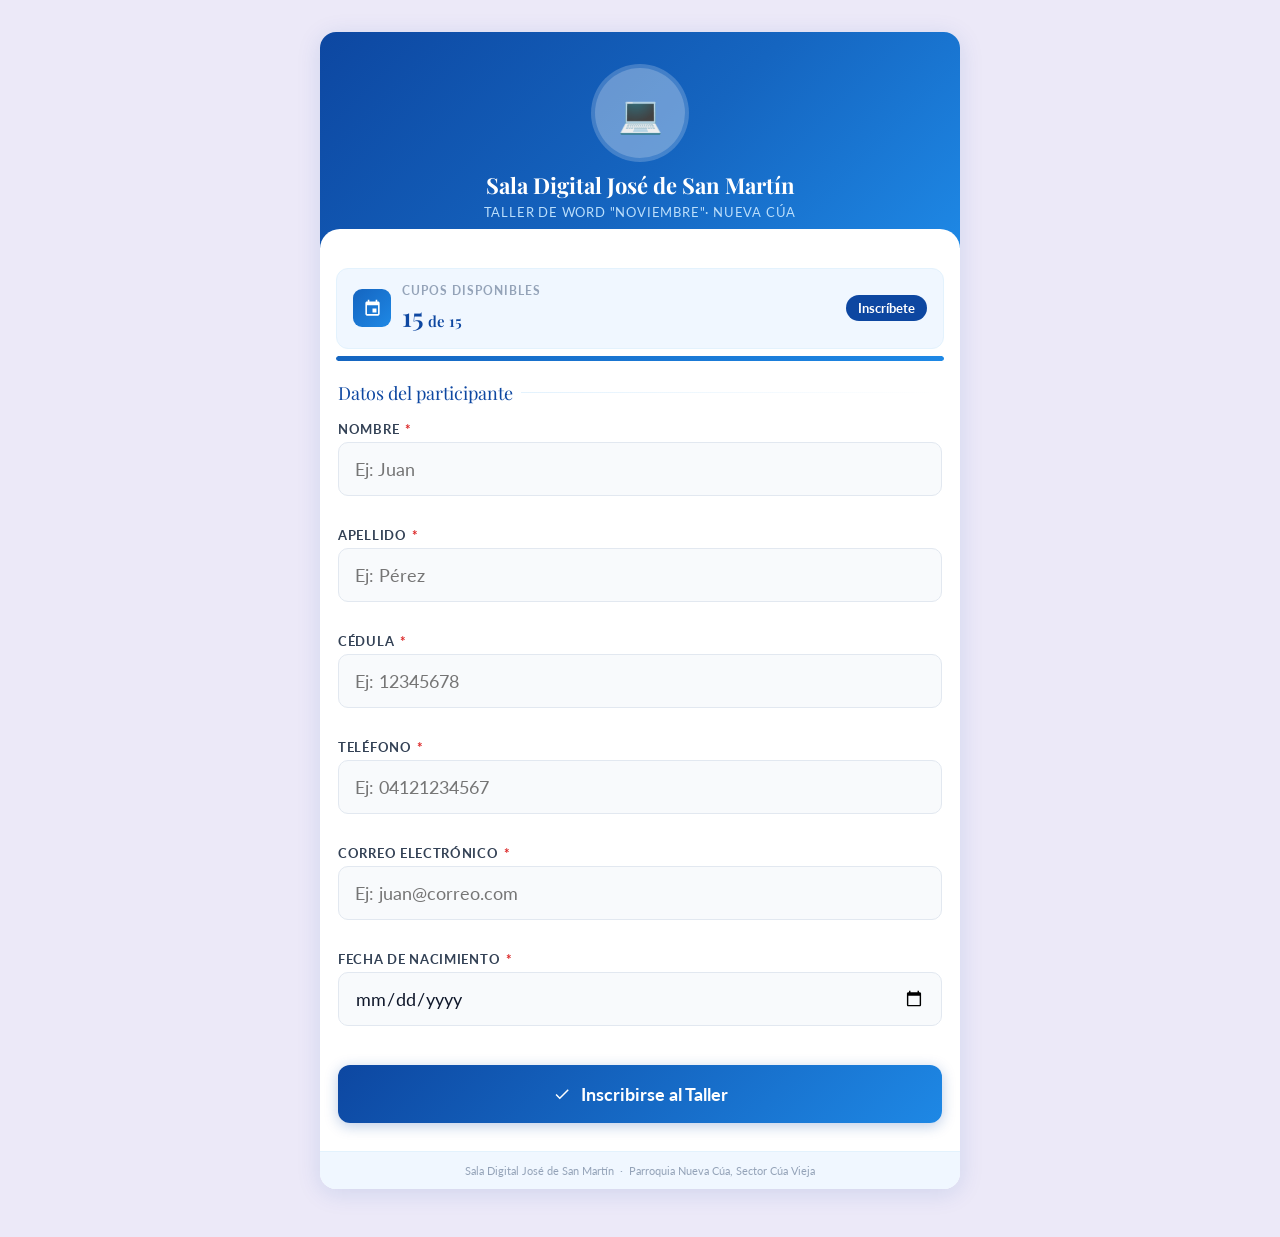
<file: index.html>
<!DOCTYPE html>
<html lang="es">
<head>
  <meta charset="UTF-8">
  <meta name="viewport" content="width=device-width, initial-scale=1.0">
  <title>Taller de Tecnología · Sala Digital José de San Martín</title>
  <link href="https://fonts.googleapis.com/css2?family=Playfair+Display:wght@600;700&family=Lato:wght@300;400;700&display=swap" rel="stylesheet">
  <link rel="stylesheet" href="styles.css">
</head>
<body>

<!-- Toast de notificaciones -->
<div id="toast">
  <span class="toast-icon" id="toast-icon"></span>
  <span id="toast-msg"></span>
</div>

<div class="card">

  <!-- Header -->
  <div class="card-header">
    <div class="logo-wrap">
      <img src="https://i.ibb.co/C3rm5bhK/Logo.jpg" alt="Logo Sala Digital"
           onerror="this.parentElement.innerHTML='<div style=\'width:90px;height:90px;border-radius:50%;background:rgba(255,255,255,0.2);display:flex;align-items:center;justify-content:center;font-size:36px;\'>💻</div>'">
    </div>
    <h1 class="header-title">Sala Digital José de San Martín</h1>
    <p class="header-sub">Taller de Word "Noviembre"· Nueva Cúa</p>
  </div>

  <!-- Contador de cupos -->
  <div class="counter-bar" id="counter-bar">
    <div class="counter-icon">
      <svg viewBox="0 0 24 24">
        <path d="M17 12h-5v5h5v-5zM16 1v2H8V1H6v2H5c-1.11 0-1.99.9-1.99 2L3 19c0 1.1.89 2 2 2h14c1.1 0 2-.9 2-2V5c0-1.1-.9-2-2-2h-1V1h-2zm3 18H5V8h14v11z"/>
      </svg>
    </div>
    <div class="counter-text">
      <div class="counter-label">Cupos disponibles</div>
      <div class="counter-value"><span id="cupos-left">15</span> de 15</div>
    </div>
    <div class="counter-pill" id="counter-pill">Inscríbete</div>
  </div>
  <div class="progress-wrap">
    <div class="progress-fill" id="progress-fill" style="width:100%"></div>
  </div>

  <!-- Formulario -->
  <div id="form-section" class="form-section">
    <p class="section-title">Datos del participante</p>
    <div class="fields">

      <div class="field">
        <label>Nombre <span class="req">*</span></label>
        <input type="text" id="nombre" placeholder="Ej: Juan"
               autocomplete="given-name"
               oninput="soloLetras(this)" onblur="validarCampo(this)">
        <span class="err-msg" id="err-nombre"></span>
      </div>

      <div class="field">
        <label>Apellido <span class="req">*</span></label>
        <input type="text" id="apellido" placeholder="Ej: Pérez"
               autocomplete="family-name"
               oninput="soloLetras(this)" onblur="validarCampo(this)">
        <span class="err-msg" id="err-apellido"></span>
      </div>

      <div class="field">
        <label>Cédula <span class="req">*</span></label>
        <input type="tel" id="cedula" placeholder="Ej: 12345678"
               maxlength="12" inputmode="numeric"
               oninput="soloNumeros(this)" onblur="validarCampo(this)">
        <span class="err-msg" id="err-cedula"></span>
      </div>

      <div class="field">
        <label>Teléfono <span class="req">*</span></label>
        <input type="tel" id="telefono" placeholder="Ej: 04121234567"
               maxlength="15" inputmode="numeric"
               oninput="soloNumeros(this)" onblur="validarCampo(this)">
        <span class="err-msg" id="err-telefono"></span>
      </div>

      <div class="field field-full">
        <label>Correo electrónico <span class="req">*</span></label>
        <input type="email" id="correo" placeholder="Ej: juan@correo.com"
               autocomplete="email" inputmode="email"
               onblur="validarCampo(this)">
        <span class="err-msg" id="err-correo"></span>
      </div>

      <div class="field field-full">
        <label>Fecha de nacimiento <span class="req">*</span></label>
        <input type="date" id="fechaNacimiento" onblur="validarCampo(this)">
        <span class="err-msg" id="err-fechaNacimiento"></span>
      </div>

    </div>

    <button class="btn-submit" id="btn-submit" onclick="submitForm()">
      <svg width="18" height="18" viewBox="0 0 24 24" fill="white">
        <path d="M9 16.17L4.83 12l-1.42 1.41L9 19 21 7l-1.41-1.41z"/>
      </svg>
      Inscribirse al Taller
    </button>
  </div>

  <!-- Sin cupos -->
  <div id="no-cupos">
    <div class="no-cupos-icon">🔒</div>
    <h2>¡Cupos agotados!</h2>
    <p>Lo sentimos, el <strong>Taller de Tecnología</strong><br>
       ya no tiene cupos disponibles.<br><br>
       Contáctenos para información sobre futuros talleres.</p>
  </div>

  <!-- Footer -->
  <div class="card-footer">
    Sala Digital José de San Martín &nbsp;·&nbsp; Parroquia Nueva Cúa, Sector Cúa Vieja
  </div>

</div><!-- /card -->

<script src="app.js"></script>
</body>
</html>
</file>
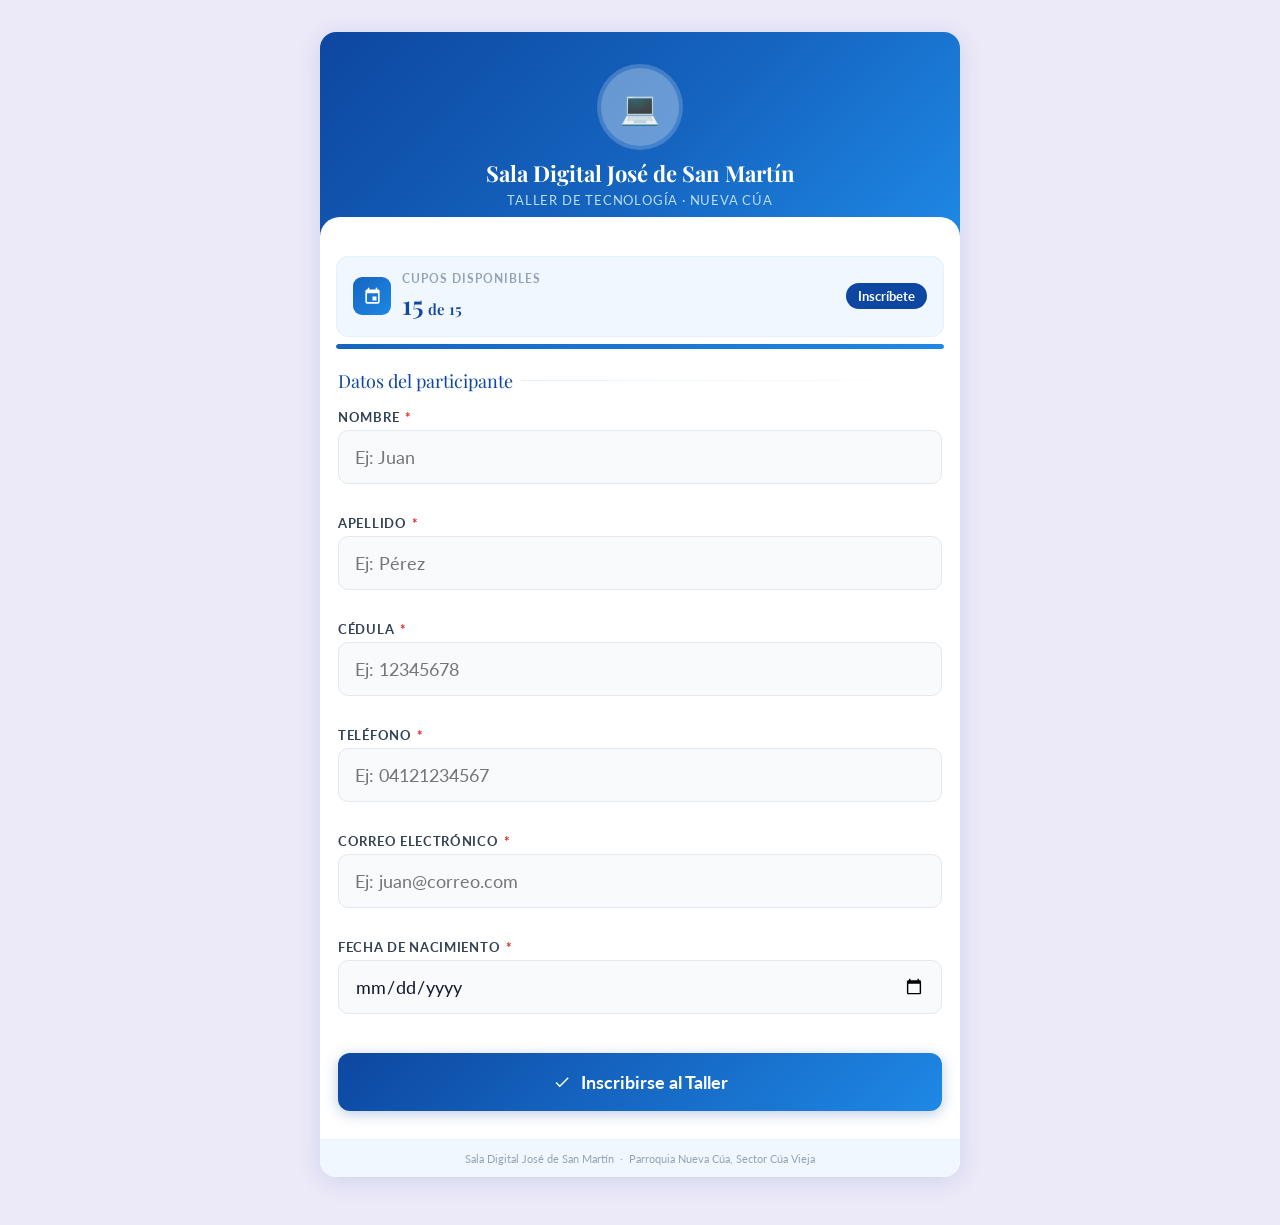
<file: Index .html>
<!DOCTYPE html>
<html lang="es">
<head>
  <meta charset="UTF-8">
  <meta name="viewport" content="width=device-width, initial-scale=1.0">
  <title>Taller de Tecnología</title>
  <link href="https://fonts.googleapis.com/css2?family=Playfair+Display:wght@600;700&family=Lato:wght@300;400;700&display=swap" rel="stylesheet">
  <style>
    *, *::before, *::after { box-sizing: border-box; margin: 0; padding: 0; }

    :root {
      --blue-900: #0d47a1;
      --blue-800: #1565c0;
      --blue-600: #1e88e5;
      --blue-100: #e3f2fd;
      --blue-50:  #f0f7ff;
      --white:    #ffffff;
      --gray-50:  #f8fafc;
      --gray-200: #e2e8f0;
      --gray-400: #94a3b8;
      --gray-700: #334155;
      --gray-900: #0f172a;
      --danger:   #dc2626;
    }

    /* ── Fuerza ancho real del dispositivo dentro del iframe de GAS ── */
    html {
      width: 100%;
      min-width: 0;
      -webkit-text-size-adjust: 100%;
      text-size-adjust: 100%;
    }

    body {
      width: 100%;
      min-height: 100vh;
      background: #ece9f8;
      font-family: 'Lato', sans-serif;
      color: var(--gray-900);
      padding: 0;
      margin: 0;
      overflow-x: hidden;
    }

    /* ── Card: ocupa el 100% del ancho, sin márgenes en móvil ── */
    .card {
      width: 100%;
      max-width: 100%;          /* móvil: sin límite de ancho */
      margin: 0;
      background: var(--white);
      border-radius: 0;
      box-shadow: none;
      overflow: hidden;
      min-height: 100vh;
    }

    /* Pantallas grandes: card centrada con max-width, mismo diseño que móvil */
    @media (min-width: 680px) {
      body { padding: 32px 16px 48px; display: flex; justify-content: center; }
      .card {
        max-width: 640px;
        border-radius: 16px;
        min-height: unset;
        box-shadow: 0 4px 24px rgba(13,71,161,0.13);
        margin: 0 auto;
      }
    }

    /* ── Header ── */
    .card-header {
      background: linear-gradient(135deg, var(--blue-900) 0%, var(--blue-800) 55%, var(--blue-600) 100%);
      padding: 32px 20px 28px;
      text-align: center;
      position: relative;
    }
    .card-header::after {
      content: '';
      position: absolute;
      bottom: -1px; left: 0; right: 0;
      height: 20px;
      background: var(--white);
      border-radius: 20px 20px 0 0;
    }
    .logo-wrap {
      display: inline-block;
      border-radius: 50%;
      padding: 4px;
      background: rgba(255,255,255,0.2);
      margin-bottom: 10px;
    }
    .logo-wrap img {
      width: 90px; height: 90px;
      border-radius: 50%;
      object-fit: cover;
      display: block;
      border: 3px solid rgba(255,255,255,0.65);
    }
    .header-title {
      font-family: 'Playfair Display', serif;
      font-size: 22px;
      color: var(--white);
      margin-bottom: 4px;
      line-height: 1.25;
    }
    .header-sub {
      font-size: 13px;
      color: #bbdefb;
      letter-spacing: 0.8px;
      text-transform: uppercase;
    }

    /* ── Contador ── */
    .counter-bar {
      margin: 20px 16px 0;
      background: var(--blue-50);
      border: 1.5px solid var(--blue-100);
      border-radius: 12px;
      padding: 14px 16px;
      display: flex;
      align-items: center;
      gap: 11px;
    }
    .counter-icon {
      width: 38px; height: 38px; min-width: 38px;
      border-radius: 9px;
      background: linear-gradient(135deg, var(--blue-800), var(--blue-600));
      display: flex; align-items: center; justify-content: center;
    }
    .counter-icon svg { width: 19px; height: 19px; fill: white; }
    .counter-text { flex: 1; min-width: 0; }
    .counter-label {
      font-size: 12px; font-weight: 700;
      letter-spacing: 1px; text-transform: uppercase;
      color: var(--gray-400); margin-bottom: 1px;
    }
    .counter-value {
      font-family: 'Playfair Display', serif;
      font-size: 15px;
      color: var(--blue-900); font-weight: 600;
    }
    .counter-value span { font-size: 26px; }
    .counter-pill {
      background: var(--blue-900); color: white;
      border-radius: 20px; padding: 5px 12px;
      font-size: 13px;
      font-weight: 700; white-space: nowrap; flex-shrink: 0;
    }
    .counter-pill.warning { background: #e65100; }
    .counter-pill.danger  { background: var(--danger); }

    .progress-wrap {
      margin: 7px 16px 0;
      height: 5px; background: var(--blue-100);
      border-radius: 99px; overflow: hidden;
    }
    .progress-fill {
      height: 100%;
      background: linear-gradient(90deg, var(--blue-800), var(--blue-600));
      border-radius: 99px;
      transition: width 0.6s cubic-bezier(.4,0,.2,1);
    }

    /* ── Formulario ── */
    .form-section { padding: 20px 18px 28px; }

    .section-title {
      font-family: 'Playfair Display', serif;
      font-size: 18px;
      color: var(--blue-900);
      margin-bottom: 16px;
      display: flex; align-items: center; gap: 8px;
    }
    .section-title::after {
      content: ''; flex: 1; height: 1.5px;
      background: linear-gradient(90deg, var(--blue-100), transparent);
    }

    /* ── Grid: 1 columna siempre, igual en móvil y PC ── */
    .fields {
      display: grid;
      grid-template-columns: 1fr;
      gap: 12px;
    }
    .field-full { grid-column: 1; }

    .field { display: flex; flex-direction: column; gap: 5px; }
    .field label {
      font-size: 13px;
      font-weight: 700; letter-spacing: 0.7px;
      text-transform: uppercase; color: var(--gray-700);
    }
    .field label .req { color: var(--danger); margin-left: 2px; }

    .field input {
      height: 54px;
      border: 1.5px solid var(--gray-200);
      border-radius: 10px;
      padding: 0 16px;
      font-family: 'Lato', sans-serif;
      font-size: 18px;
      color: var(--gray-900);
      background: var(--gray-50);
      width: 100%;
      outline: none;
      -webkit-appearance: none; appearance: none;
      transition: border-color .2s, box-shadow .2s, background .2s;
    }
    .field input:focus {
      border-color: var(--blue-600);
      background: white;
      box-shadow: 0 0 0 3px rgba(30,136,229,0.13);
    }
    .field input.error {
      border-color: var(--danger);
      background: #fff5f5;
    }
    input[type="date"] { -webkit-appearance: none; appearance: none; }

    .field .err-msg {
      font-size: 13px; color: var(--danger);
      min-height: 14px; font-weight: 600;
    }

    /* ── Botón ── */
    .btn-submit {
      margin-top: 20px; width: 100%; height: 58px;
      background: linear-gradient(135deg, var(--blue-900), var(--blue-600));
      color: white; border: none; border-radius: 12px;
      font-family: 'Lato', sans-serif;
      font-size: 18px;
      font-weight: 700; cursor: pointer;
      display: flex; align-items: center; justify-content: center; gap: 10px;
      box-shadow: 0 3px 14px rgba(13,71,161,0.28);
      -webkit-tap-highlight-color: transparent;
      transition: opacity .2s, transform .15s;
    }
    .btn-submit:active:not(:disabled) { transform: scale(0.97); opacity: 0.88; }
    .btn-submit:disabled { background: var(--gray-200); color: var(--gray-400); box-shadow: none; cursor: not-allowed; }

    .spinner {
      width: 18px; height: 18px;
      border: 2.5px solid rgba(255,255,255,0.35);
      border-top-color: white; border-radius: 50%;
      animation: spin .7s linear infinite;
    }
    @keyframes spin { to { transform: rotate(360deg); } }

    /* ── Toast ── */
    #toast {
      position: fixed; top: 14px; left: 50%;
      transform: translateX(-50%) translateY(-120px);
      width: calc(100% - 24px); max-width: 560px;
      padding: 13px 16px; border-radius: 11px;
      font-size: 15px; font-weight: 600;
      display: flex; align-items: flex-start; gap: 10px;
      box-shadow: 0 8px 30px rgba(0,0,0,0.18);
      transition: transform .4s cubic-bezier(.34,1.56,.64,1), opacity .3s;
      opacity: 0; z-index: 9999; pointer-events: none;
    }
    #toast.show { transform: translateX(-50%) translateY(0); opacity: 1; }
    #toast.success { background: #dcfce7; color: #14532d; border: 1.5px solid #86efac; }
    #toast.error   { background: #fee2e2; color: #7f1d1d; border: 1.5px solid #fca5a5; }
    #toast.warning { background: #fef9c3; color: #713f12; border: 1.5px solid #fde047; }
    .toast-icon { font-size: 17px; flex-shrink: 0; margin-top: 1px; }
    #toast-msg { line-height: 1.4; }

    /* ── Sin cupos ── */
    #no-cupos {
      display: none; padding: 44px 20px;
      text-align: center;
    }
    .no-cupos-icon {
      width: 68px; height: 68px; background: #fee2e2;
      border-radius: 50%;
      display: flex; align-items: center; justify-content: center;
      margin: 0 auto 14px; font-size: 32px;
    }
    #no-cupos h2 {
      font-family: 'Playfair Display', serif;
      font-size: clamp(18px, 5vw, 21px);
      color: var(--danger); margin-bottom: 8px;
    }
    #no-cupos p { font-size: clamp(13px, 3.5vw, 14px); color: var(--gray-700); line-height: 1.6; }

    /* ── Footer ── */
    .card-footer {
      padding: 12px 16px;
      background: var(--blue-50);
      border-top: 1px solid var(--blue-100);
      text-align: center;
      font-size: clamp(10px, 2.5vw, 11px);
      color: var(--gray-400);
    }
  </style>
</head>
<body>

<div id="toast">
  <span class="toast-icon" id="toast-icon"></span>
  <span id="toast-msg"></span>
</div>

<div class="card">

  <!-- Header -->
  <div class="card-header">
    <div class="logo-wrap">
      <img src="https://i.ibb.co/Z6gtJdS7/Logo-SD.jpg" alt="Logo Sala Digital"
           onerror="this.parentElement.innerHTML='<div style=\'width:78px;height:78px;border-radius:50%;background:rgba(255,255,255,0.2);display:flex;align-items:center;justify-content:center;font-size:32px;\'>💻</div>'">
    </div>
    <h1 class="header-title">Sala Digital José de San Martín</h1>
    <p class="header-sub">Taller de Tecnología · Nueva Cúa</p>
  </div>

  <!-- Contador -->
  <div class="counter-bar" id="counter-bar">
    <div class="counter-icon">
      <svg viewBox="0 0 24 24"><path d="M17 12h-5v5h5v-5zM16 1v2H8V1H6v2H5c-1.11 0-1.99.9-1.99 2L3 19c0 1.1.89 2 2 2h14c1.1 0 2-.9 2-2V5c0-1.1-.9-2-2-2h-1V1h-2zm3 18H5V8h14v11z"/></svg>
    </div>
    <div class="counter-text">
      <div class="counter-label">Cupos disponibles</div>
      <div class="counter-value"><span id="cupos-left">15</span> de 15</div>
    </div>
    <div class="counter-pill" id="counter-pill">Inscríbete</div>
  </div>
  <div class="progress-wrap">
    <div class="progress-fill" id="progress-fill" style="width:100%"></div>
  </div>

  <!-- Formulario -->
  <div id="form-section" class="form-section">
    <p class="section-title">Datos del participante</p>
    <div class="fields">

      <div class="field">
        <label>Nombre <span class="req">*</span></label>
        <input type="text" id="nombre" placeholder="Ej: Juan"
               autocomplete="given-name"
               oninput="soloLetras(this)" onblur="validarCampo(this)">
        <span class="err-msg" id="err-nombre"></span>
      </div>

      <div class="field">
        <label>Apellido <span class="req">*</span></label>
        <input type="text" id="apellido" placeholder="Ej: Pérez"
               autocomplete="family-name"
               oninput="soloLetras(this)" onblur="validarCampo(this)">
        <span class="err-msg" id="err-apellido"></span>
      </div>

      <div class="field">
        <label>Cédula <span class="req">*</span></label>
        <input type="tel" id="cedula" placeholder="Ej: 12345678"
               maxlength="12" inputmode="numeric"
               oninput="soloNumeros(this)" onblur="validarCampo(this)">
        <span class="err-msg" id="err-cedula"></span>
      </div>

      <div class="field">
        <label>Teléfono <span class="req">*</span></label>
        <input type="tel" id="telefono" placeholder="Ej: 04121234567"
               maxlength="15" inputmode="numeric"
               oninput="soloNumeros(this)" onblur="validarCampo(this)">
        <span class="err-msg" id="err-telefono"></span>
      </div>

      <div class="field field-full">
        <label>Correo electrónico <span class="req">*</span></label>
        <input type="email" id="correo" placeholder="Ej: juan@correo.com"
               autocomplete="email" inputmode="email"
               onblur="validarCampo(this)">
        <span class="err-msg" id="err-correo"></span>
      </div>

      <div class="field field-full">
        <label>Fecha de nacimiento <span class="req">*</span></label>
        <input type="date" id="fechaNacimiento" onblur="validarCampo(this)">
        <span class="err-msg" id="err-fechaNacimiento"></span>
      </div>

    </div>

    <button class="btn-submit" id="btn-submit" onclick="submitForm()">
      <svg width="18" height="18" viewBox="0 0 24 24" fill="white"><path d="M9 16.17L4.83 12l-1.42 1.41L9 19 21 7l-1.41-1.41z"/></svg>
      Inscribirse al Taller
    </button>
  </div>

  <!-- Sin cupos -->
  <div id="no-cupos">
    <div class="no-cupos-icon">🔒</div>
    <h2>¡Cupos agotados!</h2>
    <p>Lo sentimos, el <strong>Taller de Tecnología</strong><br>
       ya no tiene cupos disponibles.<br><br>
       Contáctenos para información sobre futuros talleres.</p>
  </div>

  <div class="card-footer">
    Sala Digital José de San Martín &nbsp;·&nbsp; Parroquia Nueva Cúa, Sector Cúa Vieja
  </div>

</div><!-- /card -->

<script>
  // ══════════════════════════════════════════════════════════
  //  ▶ PEGA AQUÍ LA URL DE TU WEB APP DE GOOGLE APPS SCRIPT
  //    Implementar → Nueva implementación → Aplicación web
  //    Ejecutar como: Yo | Acceso: Cualquier usuario
  // ══════════════════════════════════════════════════════════
  var GAS_URL = 'https://script.google.com/macros/s/AKfycbyDKujbhDXjE4X5GDuHAGA_oeRmADKHhLzyfJgkVFR1mAWL8S_WwRjzj_xjG9POA9H_/exec';

  var MAX_CUPOS = 15;

  window.addEventListener('DOMContentLoaded', function () {
    cargarContador();
    document.getElementById('fechaNacimiento')
            .setAttribute('max', new Date().toISOString().split('T')[0]);
  });

  // ── Carga el contador de cupos disponibles ──
  function cargarContador() {
    fetch(GAS_URL + '?action=count')
      .then(function(r) { return r.json(); })
      .then(function(data) {
        if (data.ok) actualizarContador(data.count);
      })
      .catch(function(e) { console.error('Error al cargar contador:', e); });
  }

  function actualizarContador(count) {
    var left = Math.max(0, MAX_CUPOS - count);
    var pct  = (left / MAX_CUPOS) * 100;
    var pill = document.getElementById('counter-pill');
    var fill = document.getElementById('progress-fill');
    document.getElementById('cupos-left').textContent = left;
    fill.style.width = pct + '%';
    if (left <= 0) {
      mostrarSinCupos();
    } else if (left <= 3) {
      pill.textContent = '¡Últimos cupos!'; pill.className = 'counter-pill danger';
      fill.style.background = 'linear-gradient(90deg,#dc2626,#f87171)';
    } else if (left <= 6) {
      pill.textContent = '¡Pocos Cupos!'; pill.className = 'counter-pill warning';
      fill.style.background = 'linear-gradient(90deg,#ea580c,#fb923c)';
    }
  }

  function mostrarSinCupos() {
    document.getElementById('form-section').style.display = 'none';
    document.getElementById('no-cupos').style.display     = 'block';
    document.getElementById('counter-pill').textContent   = 'Sin cupos';
    document.getElementById('counter-pill').className     = 'counter-pill danger';
    document.getElementById('cupos-left').textContent     = '0';
    var fill = document.getElementById('progress-fill');
    fill.style.width = '0%';
    fill.style.background = 'linear-gradient(90deg,#dc2626,#f87171)';
  }

  function soloLetras(i)  { i.value = i.value.replace(/[^a-zA-ZáéíóúÁÉÍÓÚñÑüÜ\s'\-]/g,''); }
  function soloNumeros(i) { i.value = i.value.replace(/[^0-9]/g,''); }

  function setError(id, msg) {
    var inp = document.getElementById(id);
    var err = document.getElementById('err-' + id);
    if (msg) { inp.classList.add('error'); if(err) err.textContent = msg; return false; }
    inp.classList.remove('error'); if(err) err.textContent = ''; return true;
  }

  function validarCampo(input) {
    var id = input.id, val = input.value.trim();
    if (!val) return setError(id, 'Este campo es requerido.');
    if (id==='correo' && !/^[^\s@]+@[^\s@]+\.[^\s@]+$/.test(val))
      return setError(id, 'Ingrese un correo válido.');
    if (id==='cedula'   && val.length < 6) return setError(id,'Mínimo 6 dígitos.');
    if (id==='telefono' && val.length < 7) return setError(id,'Teléfono inválido.');
    if (id==='fechaNacimiento') {
      var d=new Date(val), hoy=new Date();
      if (d>=hoy) return setError(id,'Debe ser anterior a hoy.');
    }
    return setError(id,'');
  }

  function validarTodo() {
    var ok=true;
    ['nombre','apellido','cedula','telefono','correo','fechaNacimiento'].forEach(function(id){
      if(!validarCampo(document.getElementById(id))) ok=false;
    });
    return ok;
  }

  var BTN_LABEL = '<svg width="18" height="18" viewBox="0 0 24 24" fill="white"><path d="M9 16.17L4.83 12l-1.42 1.41L9 19 21 7l-1.41-1.41z"/></svg> Inscribirse al Taller';

  // ── Enviar formulario vía fetch POST a GAS ──
  function submitForm() {
    if (!validarTodo()) { showToast('error','⚠️','Corrija los errores antes de continuar.'); return; }
    var btn = document.getElementById('btn-submit');
    btn.disabled = true;
    btn.innerHTML = '<div class="spinner"></div> Registrando...';

    var payload = {
      action: 'register',
      data: {
        nombre:          document.getElementById('nombre').value.trim(),
        apellido:        document.getElementById('apellido').value.trim(),
        telefono:        document.getElementById('telefono').value.trim(),
        cedula:          document.getElementById('cedula').value.trim(),
        correo:          document.getElementById('correo').value.trim(),
        fechaNacimiento: document.getElementById('fechaNacimiento').value
      }
    };

    fetch(GAS_URL, {
      method:  'POST',
      // GAS no acepta Content-Type: application/json en doPost cross-origin.
      // Se envía como text/plain y se parsea con JSON.parse en el servidor.
      headers: { 'Content-Type': 'text/plain;charset=utf-8' },
      body:    JSON.stringify(payload)
    })
    .then(function(r) { return r.json(); })
    .then(handleResponse)
    .catch(handleError);
  }

  function handleResponse(res) {
    var btn = document.getElementById('btn-submit');
    btn.disabled = false; btn.innerHTML = BTN_LABEL;
    if (res.success) {
      showToast('success','✅', res.message);
      limpiarFormulario();
      actualizarContador(res.count);
      if (res.remaining <= 0) setTimeout(mostrarSinCupos, 1500);
    } else if (res.duplicate) {
      showToast('warning','⚠️', res.message);
      document.getElementById('cedula').classList.add('error');
      document.getElementById('err-cedula').textContent = 'Cédula ya registrada.';
    } else {
      showToast('error','❌', res.message || 'Error desconocido.');
    }
  }

  function handleError(err) {
    var btn = document.getElementById('btn-submit');
    btn.disabled = false; btn.innerHTML = BTN_LABEL;
    showToast('error','❌','Error de conexión. Intente nuevamente.');
    console.error(err);
  }

  function limpiarFormulario() {
    ['nombre','apellido','telefono','cedula','correo','fechaNacimiento'].forEach(function(id){
      var el=document.getElementById(id); el.value=''; el.classList.remove('error');
      var err=document.getElementById('err-'+id); if(err) err.textContent='';
    });
  }

  var _tt;
  function showToast(type, icon, msg) {
    var t=document.getElementById('toast');
    clearTimeout(_tt); t.className=''; void t.offsetWidth;
    document.getElementById('toast-icon').textContent=icon;
    document.getElementById('toast-msg').textContent=msg;
    t.className=type+' show';
    _tt=setTimeout(function(){ t.classList.remove('show'); },4500);
  }
</script>
</body>
</html>
</file>
<file: styles.css>
/* ============================================================
   TALLER DE TECNOLOGÍA — Sala Digital José de San Martín
   styles.css
   ============================================================ */

*, *::before, *::after { box-sizing: border-box; margin: 0; padding: 0; }

:root {
  --blue-900: #0d47a1;
  --blue-800: #1565c0;
  --blue-600: #1e88e5;
  --blue-100: #e3f2fd;
  --blue-50:  #f0f7ff;
  --white:    #ffffff;
  --gray-50:  #f8fafc;
  --gray-200: #e2e8f0;
  --gray-400: #94a3b8;
  --gray-700: #334155;
  --gray-900: #0f172a;
  --danger:   #dc2626;
}

html {
  width: 100%;
  min-width: 0;
  -webkit-text-size-adjust: 100%;
  text-size-adjust: 100%;
}

body {
  width: 100%;
  min-height: 100vh;
  background: #ece9f8;
  font-family: 'Lato', sans-serif;
  color: var(--gray-900);
  padding: 0;
  margin: 0;
  overflow-x: hidden;
}

/* ── Card ── */
.card {
  width: 100%;
  max-width: 100%;
  margin: 0;
  background: var(--white);
  border-radius: 0;
  box-shadow: none;
  overflow: hidden;
  min-height: 100vh;
}

@media (min-width: 680px) {
  body {
    padding: 32px 16px 48px;
    display: flex;
    justify-content: center;
  }
  .card {
    max-width: 640px;
    border-radius: 16px;
    min-height: unset;
    box-shadow: 0 4px 24px rgba(13,71,161,0.13);
    margin: 0 auto;
  }
}

/* ── Header ── */
.card-header {
  background: linear-gradient(135deg, var(--blue-900) 0%, var(--blue-800) 55%, var(--blue-600) 100%);
  padding: 32px 20px 28px;
  text-align: center;
  position: relative;
}
.card-header::after {
  content: '';
  position: absolute;
  bottom: -1px; left: 0; right: 0;
  height: 20px;
  background: var(--white);
  border-radius: 20px 20px 0 0;
}
.logo-wrap {
  display: inline-block;
  border-radius: 50%;
  padding: 4px;
  background: rgba(255,255,255,0.2);
  margin-bottom: 10px;
}
.logo-wrap img {
  width: 90px; height: 90px;
  border-radius: 50%;
  object-fit: cover;
  display: block;
  border: 3px solid rgba(255,255,255,0.65);
}
.header-title {
  font-family: 'Playfair Display', serif;
  font-size: 22px;
  color: var(--white);
  margin-bottom: 4px;
  line-height: 1.25;
}
.header-sub {
  font-size: 13px;
  color: #bbdefb;
  letter-spacing: 0.8px;
  text-transform: uppercase;
}

/* ── Contador ── */
.counter-bar {
  margin: 20px 16px 0;
  background: var(--blue-50);
  border: 1.5px solid var(--blue-100);
  border-radius: 12px;
  padding: 14px 16px;
  display: flex;
  align-items: center;
  gap: 11px;
}
.counter-icon {
  width: 38px; height: 38px; min-width: 38px;
  border-radius: 9px;
  background: linear-gradient(135deg, var(--blue-800), var(--blue-600));
  display: flex; align-items: center; justify-content: center;
}
.counter-icon svg { width: 19px; height: 19px; fill: white; }
.counter-text { flex: 1; min-width: 0; }
.counter-label {
  font-size: 12px; font-weight: 700;
  letter-spacing: 1px; text-transform: uppercase;
  color: var(--gray-400); margin-bottom: 1px;
}
.counter-value {
  font-family: 'Playfair Display', serif;
  font-size: 15px;
  color: var(--blue-900); font-weight: 600;
}
.counter-value span { font-size: 26px; }
.counter-pill {
  background: var(--blue-900); color: white;
  border-radius: 20px; padding: 5px 12px;
  font-size: 13px;
  font-weight: 700; white-space: nowrap; flex-shrink: 0;
}
.counter-pill.warning { background: #e65100; }
.counter-pill.danger  { background: var(--danger); }

.progress-wrap {
  margin: 7px 16px 0;
  height: 5px; background: var(--blue-100);
  border-radius: 99px; overflow: hidden;
}
.progress-fill {
  height: 100%;
  background: linear-gradient(90deg, var(--blue-800), var(--blue-600));
  border-radius: 99px;
  transition: width 0.6s cubic-bezier(.4,0,.2,1);
}

/* ── Formulario ── */
.form-section { padding: 20px 18px 28px; }

.section-title {
  font-family: 'Playfair Display', serif;
  font-size: 18px;
  color: var(--blue-900);
  margin-bottom: 16px;
  display: flex; align-items: center; gap: 8px;
}
.section-title::after {
  content: ''; flex: 1; height: 1.5px;
  background: linear-gradient(90deg, var(--blue-100), transparent);
}

.fields {
  display: grid;
  grid-template-columns: 1fr;
  gap: 12px;
}
.field-full { grid-column: 1; }

.field { display: flex; flex-direction: column; gap: 5px; }
.field label {
  font-size: 13px;
  font-weight: 700; letter-spacing: 0.7px;
  text-transform: uppercase; color: var(--gray-700);
}
.field label .req { color: var(--danger); margin-left: 2px; }

.field input {
  height: 54px;
  border: 1.5px solid var(--gray-200);
  border-radius: 10px;
  padding: 0 16px;
  font-family: 'Lato', sans-serif;
  font-size: 18px;
  color: var(--gray-900);
  background: var(--gray-50);
  width: 100%;
  outline: none;
  -webkit-appearance: none; appearance: none;
  transition: border-color .2s, box-shadow .2s, background .2s;
}
.field input:focus {
  border-color: var(--blue-600);
  background: white;
  box-shadow: 0 0 0 3px rgba(30,136,229,0.13);
}
.field input.error {
  border-color: var(--danger);
  background: #fff5f5;
}
input[type="date"] { -webkit-appearance: none; appearance: none; }

.field .err-msg {
  font-size: 13px; color: var(--danger);
  min-height: 14px; font-weight: 600;
}

/* ── Botón ── */
.btn-submit {
  margin-top: 20px; width: 100%; height: 58px;
  background: linear-gradient(135deg, var(--blue-900), var(--blue-600));
  color: white; border: none; border-radius: 12px;
  font-family: 'Lato', sans-serif;
  font-size: 18px;
  font-weight: 700; cursor: pointer;
  display: flex; align-items: center; justify-content: center; gap: 10px;
  box-shadow: 0 3px 14px rgba(13,71,161,0.28);
  -webkit-tap-highlight-color: transparent;
  transition: opacity .2s, transform .15s;
}
.btn-submit:active:not(:disabled) { transform: scale(0.97); opacity: 0.88; }
.btn-submit:disabled {
  background: var(--gray-200); color: var(--gray-400);
  box-shadow: none; cursor: not-allowed;
}

/* ── Spinner ── */
.spinner {
  width: 18px; height: 18px;
  border: 2.5px solid rgba(255,255,255,0.35);
  border-top-color: white; border-radius: 50%;
  animation: spin .7s linear infinite;
}
@keyframes spin { to { transform: rotate(360deg); } }

/* ── Toast ── */
#toast {
  position: fixed; top: 14px; left: 50%;
  transform: translateX(-50%) translateY(-120px);
  width: calc(100% - 24px); max-width: 560px;
  padding: 13px 16px; border-radius: 11px;
  font-size: 15px; font-weight: 600;
  display: flex; align-items: flex-start; gap: 10px;
  box-shadow: 0 8px 30px rgba(0,0,0,0.18);
  transition: transform .4s cubic-bezier(.34,1.56,.64,1), opacity .3s;
  opacity: 0; z-index: 9999; pointer-events: none;
}
#toast.show { transform: translateX(-50%) translateY(0); opacity: 1; }
#toast.success { background: #dcfce7; color: #14532d; border: 1.5px solid #86efac; }
#toast.error   { background: #fee2e2; color: #7f1d1d; border: 1.5px solid #fca5a5; }
#toast.warning { background: #fef9c3; color: #713f12; border: 1.5px solid #fde047; }
.toast-icon { font-size: 17px; flex-shrink: 0; margin-top: 1px; }
#toast-msg { line-height: 1.4; }

/* ── Sin cupos ── */
#no-cupos {
  display: none; padding: 44px 20px;
  text-align: center;
}
.no-cupos-icon {
  width: 68px; height: 68px; background: #fee2e2;
  border-radius: 50%;
  display: flex; align-items: center; justify-content: center;
  margin: 0 auto 14px; font-size: 32px;
}
#no-cupos h2 {
  font-family: 'Playfair Display', serif;
  font-size: 21px;
  color: var(--danger); margin-bottom: 8px;
}
#no-cupos p { font-size: 14px; color: var(--gray-700); line-height: 1.6; }

/* ── Footer ── */
.card-footer {
  padding: 12px 16px;
  background: var(--blue-50);
  border-top: 1px solid var(--blue-100);
  text-align: center;
  font-size: 11px;
  color: var(--gray-400);
}
</file>
